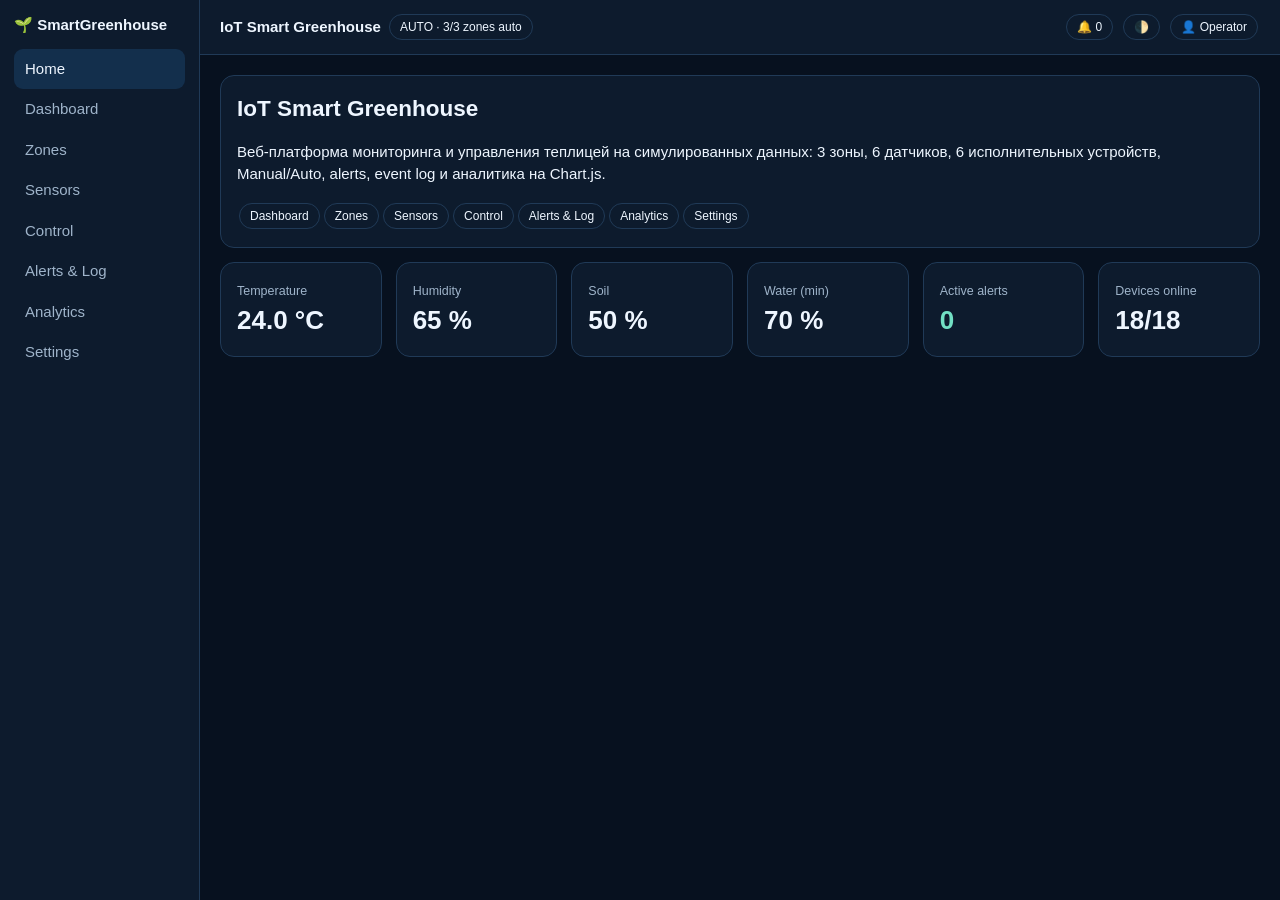
<file: index.html>
<!DOCTYPE html>
<html lang="ru">
<head>
<meta charset="UTF-8">
<meta name="viewport" content="width=device-width, initial-scale=1.0">
<title>Home — IoT Smart Greenhouse</title>
<link rel="stylesheet" href="assets/css/style.css">

</head>
<body data-page="index">
<div id="app"></div>
<script src="assets/js/data.js"></script>
<script src="assets/js/storage.js"></script>
<script src="assets/js/simulator.js"></script>
<script src="assets/js/automation.js"></script>
<script src="assets/js/alerts.js"></script>
<script src="assets/js/analytics.js"></script>
<script src="assets/js/dashboard.js"></script>
</body>
</html>
</file>
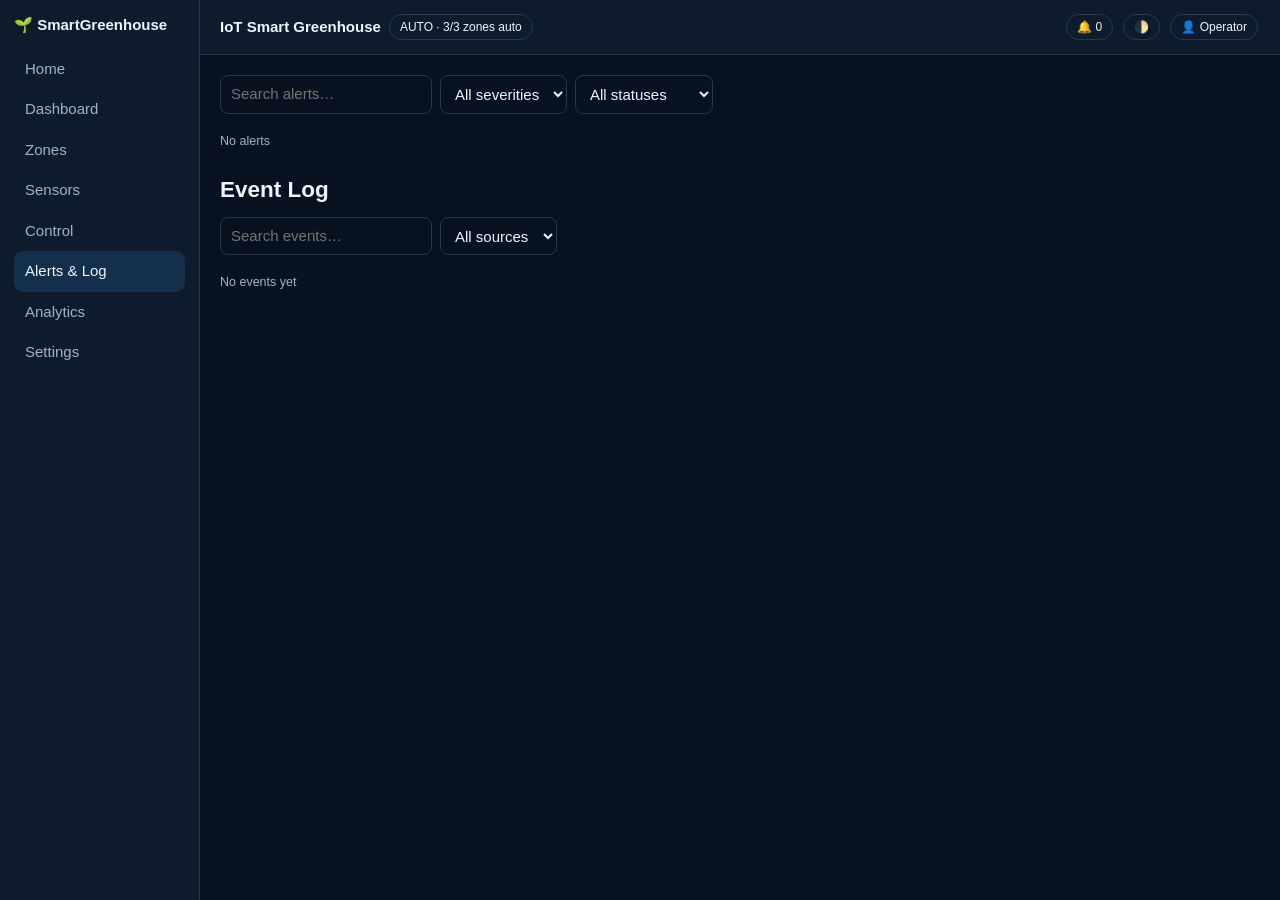
<file: alerts.html>
<!DOCTYPE html>
<html lang="ru">
<head>
<meta charset="UTF-8">
<meta name="viewport" content="width=device-width, initial-scale=1.0">
<title>Alerts & Event Log — IoT Smart Greenhouse</title>
<link rel="stylesheet" href="assets/css/style.css">

</head>
<body data-page="alerts">
<div id="app"></div>
<script src="assets/js/data.js"></script>
<script src="assets/js/storage.js"></script>
<script src="assets/js/simulator.js"></script>
<script src="assets/js/automation.js"></script>
<script src="assets/js/alerts.js"></script>
<script src="assets/js/analytics.js"></script>
<script src="assets/js/dashboard.js"></script>
</body>
</html>
</file>
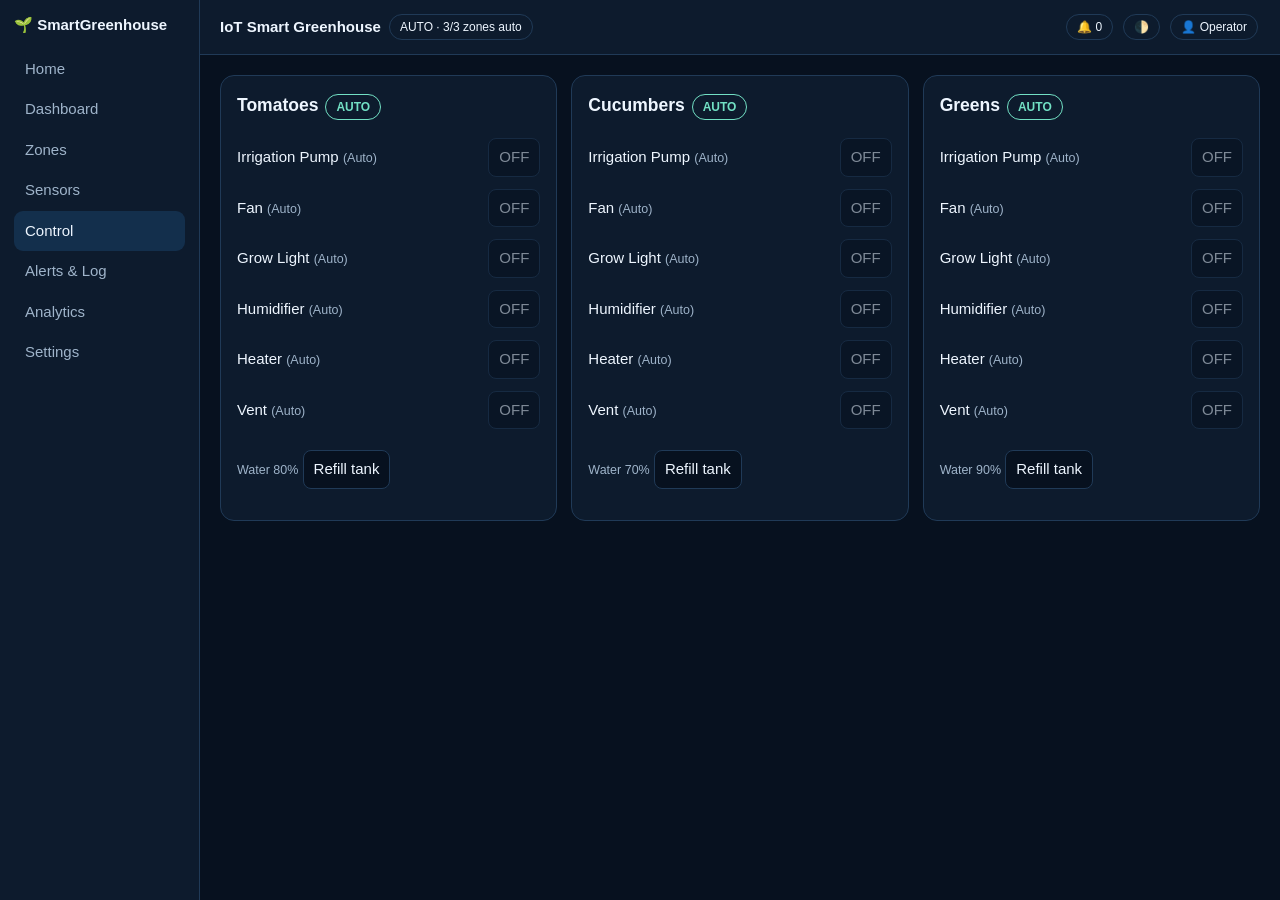
<file: control.html>
<!DOCTYPE html>
<html lang="ru">
<head>
<meta charset="UTF-8">
<meta name="viewport" content="width=device-width, initial-scale=1.0">
<title>Control — IoT Smart Greenhouse</title>
<link rel="stylesheet" href="assets/css/style.css">

</head>
<body data-page="control">
<div id="app"></div>
<script src="assets/js/data.js"></script>
<script src="assets/js/storage.js"></script>
<script src="assets/js/simulator.js"></script>
<script src="assets/js/automation.js"></script>
<script src="assets/js/alerts.js"></script>
<script src="assets/js/analytics.js"></script>
<script src="assets/js/dashboard.js"></script>
</body>
</html>
</file>
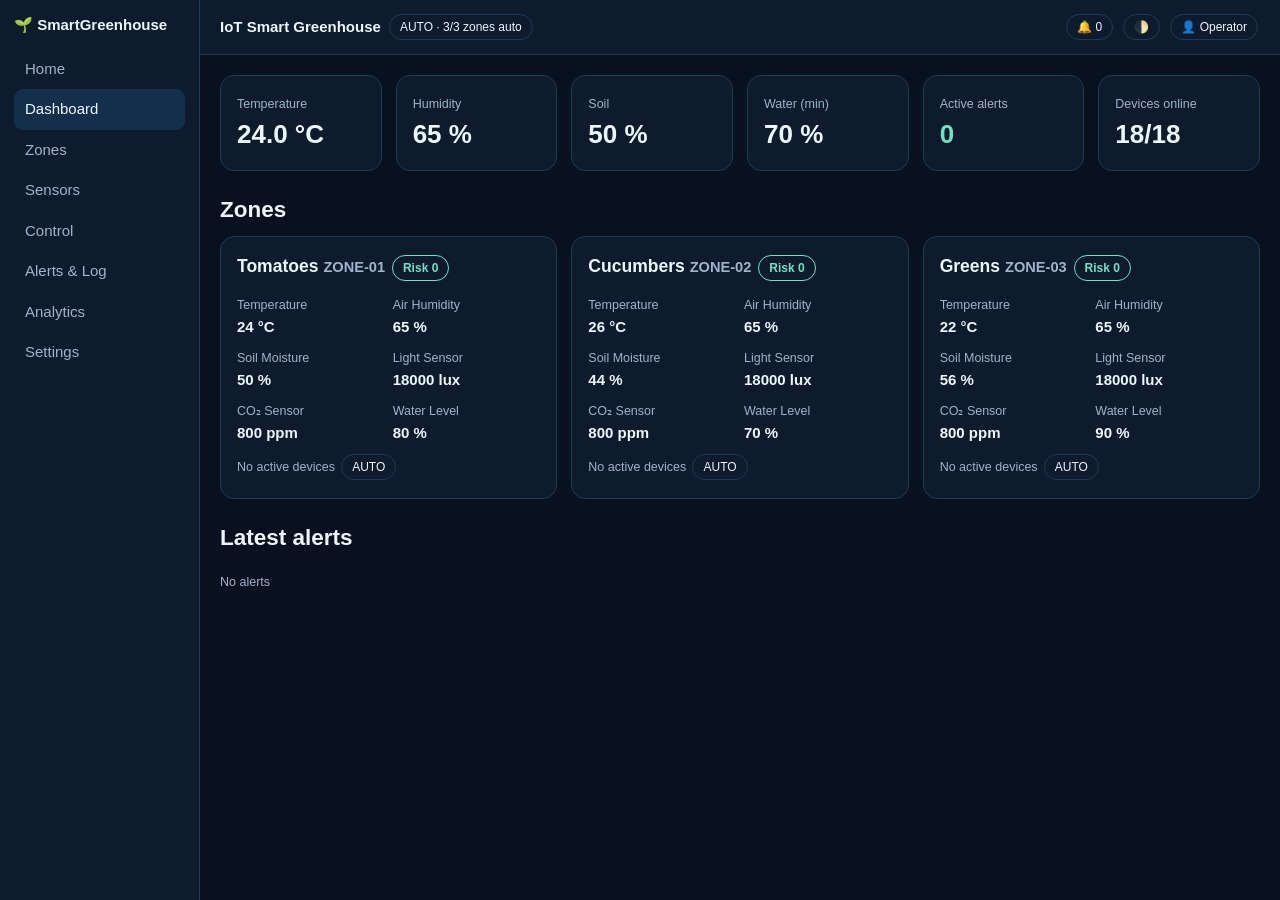
<file: dashboard.html>
<!DOCTYPE html>
<html lang="ru">
<head>
<meta charset="UTF-8">
<meta name="viewport" content="width=device-width, initial-scale=1.0">
<title>Dashboard — IoT Smart Greenhouse</title>
<link rel="stylesheet" href="assets/css/style.css">

</head>
<body data-page="dashboard">
<div id="app"></div>
<script src="assets/js/data.js"></script>
<script src="assets/js/storage.js"></script>
<script src="assets/js/simulator.js"></script>
<script src="assets/js/automation.js"></script>
<script src="assets/js/alerts.js"></script>
<script src="assets/js/analytics.js"></script>
<script src="assets/js/dashboard.js"></script>
</body>
</html>
</file>
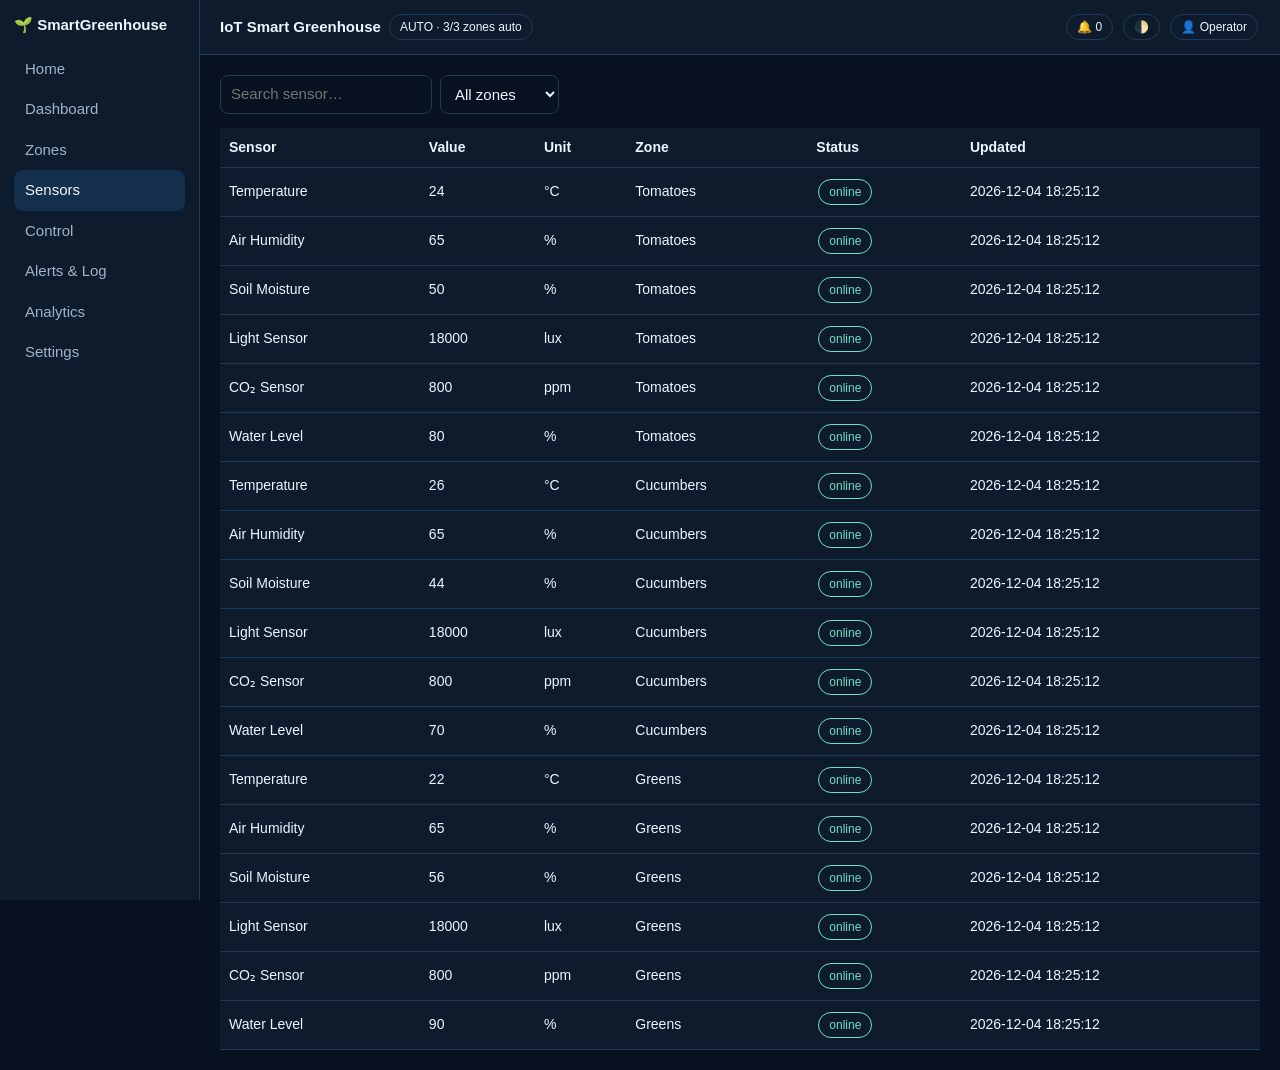
<file: sensors.html>
<!DOCTYPE html>
<html lang="ru">
<head>
<meta charset="UTF-8">
<meta name="viewport" content="width=device-width, initial-scale=1.0">
<title>Sensors — IoT Smart Greenhouse</title>
<link rel="stylesheet" href="assets/css/style.css">

</head>
<body data-page="sensors">
<div id="app"></div>
<script src="assets/js/data.js"></script>
<script src="assets/js/storage.js"></script>
<script src="assets/js/simulator.js"></script>
<script src="assets/js/automation.js"></script>
<script src="assets/js/alerts.js"></script>
<script src="assets/js/analytics.js"></script>
<script src="assets/js/dashboard.js"></script>
</body>
</html>
</file>
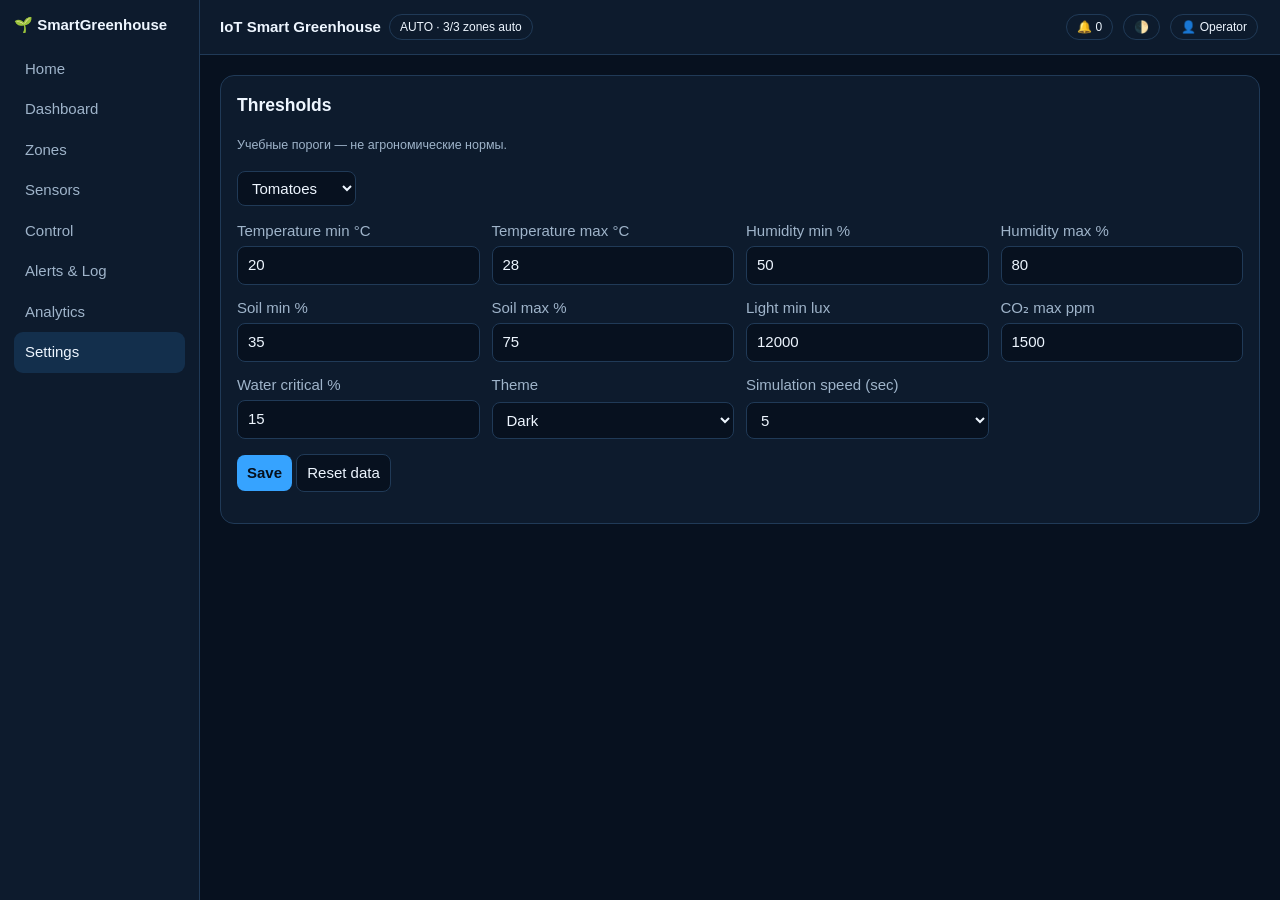
<file: settings.html>
<!DOCTYPE html>
<html lang="ru">
<head>
<meta charset="UTF-8">
<meta name="viewport" content="width=device-width, initial-scale=1.0">
<title>Settings — IoT Smart Greenhouse</title>
<link rel="stylesheet" href="assets/css/style.css">

</head>
<body data-page="settings">
<div id="app"></div>
<script src="assets/js/data.js"></script>
<script src="assets/js/storage.js"></script>
<script src="assets/js/simulator.js"></script>
<script src="assets/js/automation.js"></script>
<script src="assets/js/alerts.js"></script>
<script src="assets/js/analytics.js"></script>
<script src="assets/js/dashboard.js"></script>
</body>
</html>
</file>
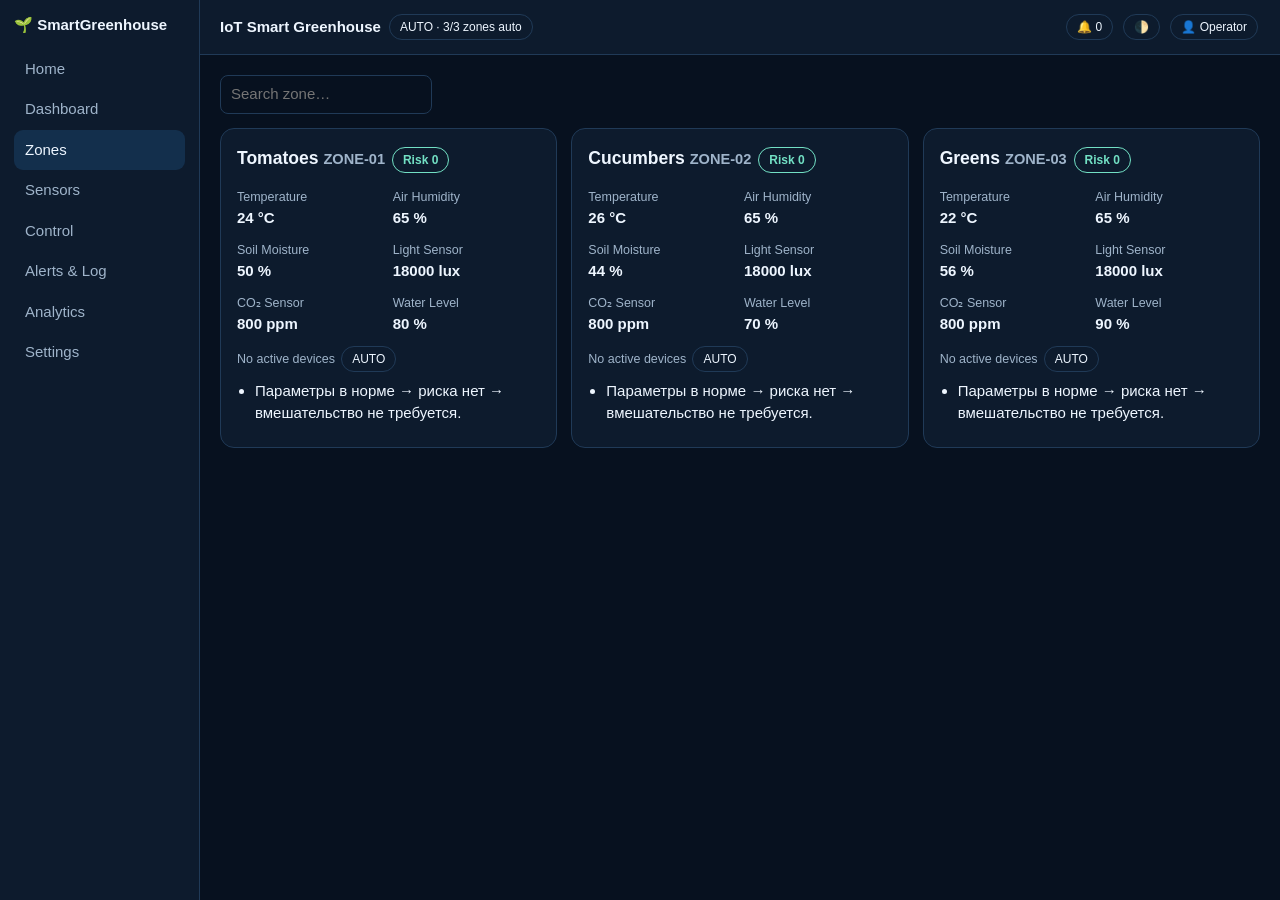
<file: zones.html>
<!DOCTYPE html>
<html lang="ru">
<head>
<meta charset="UTF-8">
<meta name="viewport" content="width=device-width, initial-scale=1.0">
<title>Zones — IoT Smart Greenhouse</title>
<link rel="stylesheet" href="assets/css/style.css">

</head>
<body data-page="zones">
<div id="app"></div>
<script src="assets/js/data.js"></script>
<script src="assets/js/storage.js"></script>
<script src="assets/js/simulator.js"></script>
<script src="assets/js/automation.js"></script>
<script src="assets/js/alerts.js"></script>
<script src="assets/js/analytics.js"></script>
<script src="assets/js/dashboard.js"></script>
</body>
</html>
</file>
<file: assets/css/style.css>
:root{--bg:#07111f;--p:#0d1b2d;--t:#eef6ff;--m:#9fb4ca;--l:#203a57;--a:#36a3ff;--g:#72e0c4;--y:#ffc857;--r:#ff7070}
[data-theme=light]{--bg:#eef3f8;--p:#fff;--t:#10243c;--m:#526a82;--l:#d3dfeb}
*{box-sizing:border-box}
body{margin:0;display:flex;min-height:100vh;background:var(--bg);color:var(--t);font:15px/1.5 Inter,"Segoe UI",Arial,sans-serif}
#app{display:flex;width:100%}
.side{width:200px;background:var(--p);border-right:1px solid var(--l);padding:14px;position:sticky;top:0;height:100vh;flex:none}
.side a{display:block;padding:9px 11px;border-radius:9px;color:var(--m);text-decoration:none}
.side a.on,.side a:hover{background:rgba(54,163,255,.15);color:var(--t)}
.logo{font-weight:800;margin-bottom:12px}
.main{flex:1;min-width:0}
.top{display:flex;gap:6px;align-items:center;padding:12px 20px;background:var(--p);border-bottom:1px solid var(--l);flex-wrap:wrap}
.sp{flex:1}
main{padding:20px}
h2{margin:22px 0 10px}h3{margin:0 0 10px}
.pill{display:inline-block;padding:3px 10px;border:1px solid var(--l);border-radius:99px;font-size:12px;color:var(--t);background:transparent;text-decoration:none;cursor:pointer;margin:2px}
.pill.on,.grn{border-color:var(--g);color:var(--g)}.yel{border-color:var(--y);color:var(--y)}.red{border-color:var(--r);color:var(--r)}
b.grn,b.yel,b.red{border:0}
.grid3{display:grid;grid-template-columns:repeat(auto-fit,minmax(280px,1fr));gap:14px}
.grid6{display:grid;grid-template-columns:repeat(auto-fit,minmax(150px,1fr));gap:14px}
.card{background:var(--p);border:1px solid var(--l);border-radius:14px;padding:16px;min-width:0}
.kpi b{font-size:26px;display:block}small{color:var(--m)}
.vals{display:grid;grid-template-columns:1fr 1fr;gap:8px;margin-bottom:8px}.vals b{display:block}
.tw{overflow-x:auto}table{width:100%;border-collapse:collapse;background:var(--p)}
td,th{padding:9px;border-bottom:1px solid var(--l);text-align:left;font-size:14px;white-space:nowrap}
input,select,button{font:inherit;color:var(--t);background:var(--bg);border:1px solid var(--l);border-radius:8px;padding:7px 10px}
button{cursor:pointer}.btn{background:var(--a);color:#06101d;font-weight:700;border:0}
.tg{display:flex;justify-content:space-between;align-items:center;padding:6px 0}
.tg button.on{background:var(--g);color:#06101d;border-color:var(--g)}.tg button:disabled{opacity:.5;cursor:not-allowed}
.ch{height:260px;position:relative}
.bar{display:flex;gap:8px;flex-wrap:wrap;margin-bottom:14px}
.form{display:grid;grid-template-columns:repeat(auto-fit,minmax(200px,1fr));gap:12px}.form label{display:grid;gap:4px;color:var(--m)}
ul{padding-left:18px;margin:6px 0}
#toast{position:fixed;bottom:16px;right:16px;background:var(--p);border:1px solid var(--a);padding:10px 14px;border-radius:10px;z-index:9}
@media(max-width:800px){
 #app{display:block}
 .side{width:auto;height:auto;display:flex;overflow-x:auto;gap:4px;padding:8px;z-index:5;border-right:0;border-bottom:1px solid var(--l)}
 .side a{white-space:nowrap}.logo{display:none}main{padding:12px}.top{padding:10px 12px}
 .grid3{grid-template-columns:1fr}
}
</file>
